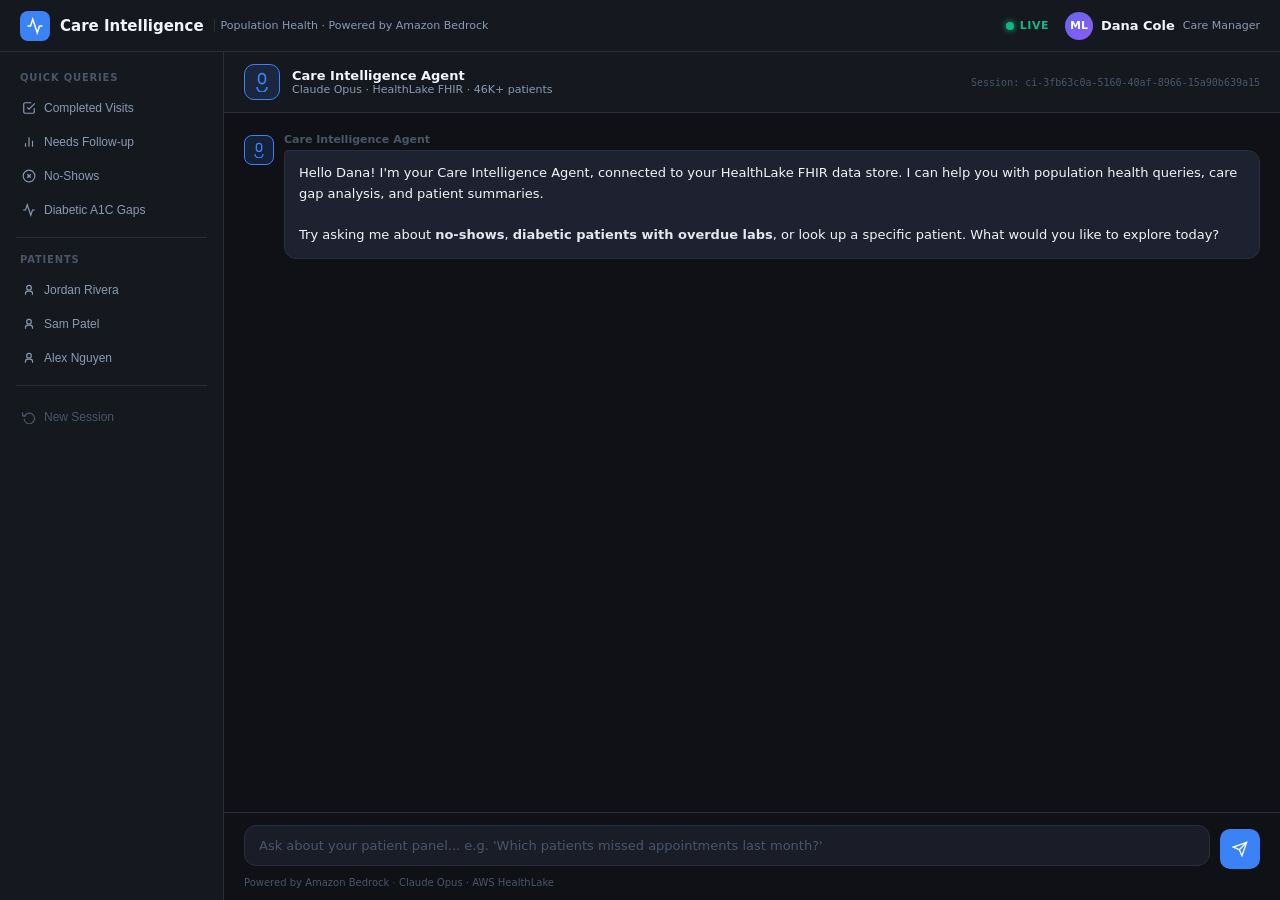
<file: care-intelligence/index.html>
<!-- Copyright Amazon.com, Inc. or its affiliates. All Rights Reserved. -->
<!-- SPDX-License-Identifier: MIT-0 -->
<!DOCTYPE html>
<html lang="en">
<head>
    <meta charset="UTF-8">
    <meta name="viewport" content="width=device-width, initial-scale=1.0">
    <title>Care Intelligence Workspace</title>
    <link rel="stylesheet" href="css/main.css">
</head>
<body>

<!-- ══════════════════════════════════════════════════════════════
     TOP BAR
══════════════════════════════════════════════════════════════ -->
<div class="top-bar">
    <div class="top-bar-left">
        <div class="logo-mark">
            <svg width="18" height="18" viewBox="0 0 24 24" fill="none" stroke="currentColor" stroke-width="2">
                <path d="M22 12h-4l-3 9L9 3l-3 9H2"/>
            </svg>
        </div>
        <span class="app-name">Care Intelligence</span>
        <span class="app-subtitle">Population Health · Powered by Amazon Bedrock</span>
    </div>
    <div class="top-bar-right">
        <div class="status-dot-wrap">
            <div class="status-dot"></div>
            <span class="status-label">Live</span>
        </div>
        <div class="user-chip">
            <div class="user-avatar">ML</div>
            <span class="user-name">Dana Cole</span>
            <span class="user-role">Care Manager</span>
        </div>
    </div>
</div>

<!-- ══════════════════════════════════════════════════════════════
     MAIN LAYOUT
══════════════════════════════════════════════════════════════ -->
<div class="main-layout">

    <!-- ── LEFT RAIL: QUICK ACTIONS ───────────────────────────── -->
    <div class="left-rail">
        <div class="rail-section-label">Quick Queries</div>
        <button class="rail-btn" onclick="sendQuickQuery('Show me patients who completed appointments recently')">
            <svg viewBox="0 0 24 24" fill="none" stroke="currentColor" stroke-width="2"><path d="M9 11l3 3L22 4"/><path d="M21 12v7a2 2 0 01-2 2H5a2 2 0 01-2-2V5a2 2 0 012-2h11"/></svg>
            Completed Visits
        </button>
        <button class="rail-btn" onclick="sendQuickQuery('Which patients need follow-up care?')">
            <svg viewBox="0 0 24 24" fill="none" stroke="currentColor" stroke-width="2"><path d="M18 20V10"/><path d="M12 20V4"/><path d="M6 20v-6"/></svg>
            Needs Follow-up
        </button>
        <button class="rail-btn" onclick="sendQuickQuery('List patients who missed appointments')">
            <svg viewBox="0 0 24 24" fill="none" stroke="currentColor" stroke-width="2"><circle cx="12" cy="12" r="10"/><line x1="15" y1="9" x2="9" y2="15"/><line x1="9" y1="9" x2="15" y2="15"/></svg>
            No-Shows
        </button>
        <button class="rail-btn" onclick="sendQuickQuery('Show me diabetic patients with overdue A1C tests')">
            <svg viewBox="0 0 24 24" fill="none" stroke="currentColor" stroke-width="2"><path d="M22 12h-4l-3 9L9 3l-3 9H2"/></svg>
            Diabetic A1C Gaps
        </button>

        <div class="rail-divider"></div>
        <div class="rail-section-label">Patients</div>
        <button class="rail-btn" onclick="sendQuickQuery('Give me a summary for Jordan Rivera')">
            <svg viewBox="0 0 24 24" fill="none" stroke="currentColor" stroke-width="2"><circle cx="12" cy="8" r="4"/><path d="M6 20v-2a4 4 0 014-4h4a4 4 0 014 4v2"/></svg>
            Jordan Rivera
        </button>
        <button class="rail-btn" onclick="sendQuickQuery('Give me a summary for Sam Patel')">
            <svg viewBox="0 0 24 24" fill="none" stroke="currentColor" stroke-width="2"><circle cx="12" cy="8" r="4"/><path d="M6 20v-2a4 4 0 014-4h4a4 4 0 014 4v2"/></svg>
            Sam Patel
        </button>
        <button class="rail-btn" onclick="sendQuickQuery('Give me a summary for Alex Nguyen')">
            <svg viewBox="0 0 24 24" fill="none" stroke="currentColor" stroke-width="2"><circle cx="12" cy="8" r="4"/><path d="M6 20v-2a4 4 0 014-4h4a4 4 0 014 4v2"/></svg>
            Alex Nguyen
        </button>

        <div class="rail-divider"></div>
        <button class="rail-btn rail-btn-clear" onclick="clearChat()">
            <svg viewBox="0 0 24 24" fill="none" stroke="currentColor" stroke-width="2"><polyline points="1 4 1 10 7 10"/><path d="M3.51 15a9 9 0 1 0 .49-3.51"/></svg>
            New Session
        </button>
    </div>

    <!-- ── MAIN PANEL: CHAT ────────────────────────────────────── -->
    <div class="chat-panel">

        <!-- Chat header -->
        <div class="chat-header">
            <div class="agent-identity">
                <div class="agent-icon">
                    <svg width="20" height="20" viewBox="0 0 24 24" fill="none" stroke="currentColor" stroke-width="2">
                        <path d="M12 2a4 4 0 014 4v4a4 4 0 01-4 4 4 4 0 01-4-4V6a4 4 0 014-4z"/>
                        <path d="M6 18a6 6 0 0012 0"/>
                    </svg>
                </div>
                <div>
                    <div class="agent-name">Care Intelligence Agent</div>
                    <div class="agent-desc">Claude Opus · HealthLake FHIR · 46K+ patients</div>
                </div>
            </div>
            <div class="session-id" id="sessionIdDisplay"></div>
        </div>

        <!-- Messages -->
        <div class="messages-area" id="messagesArea">
            <!-- Welcome message -->
            <div class="msg msg-agent">
                <div class="msg-avatar">
                    <svg width="16" height="16" viewBox="0 0 24 24" fill="none" stroke="currentColor" stroke-width="2">
                        <path d="M12 2a4 4 0 014 4v4a4 4 0 01-4 4 4 4 0 01-4-4V6a4 4 0 014-4z"/>
                        <path d="M6 18a6 6 0 0012 0"/>
                    </svg>
                </div>
                <div class="msg-bubble">
                    <div class="msg-sender">Care Intelligence Agent</div>
                    <div class="msg-text">
                        Hello Dana! I'm your Care Intelligence Agent, connected to your HealthLake FHIR data store. I can help you with population health queries, care gap analysis, and patient summaries.<br><br>
                        Try asking me about <strong>no-shows</strong>, <strong>diabetic patients with overdue labs</strong>, or look up a specific patient. What would you like to explore today?
                    </div>
                </div>
            </div>
        </div>

        <!-- Typing indicator -->
        <div class="typing-indicator" id="typingIndicator" style="display:none;">
            <div class="typing-avatar">
                <svg width="14" height="14" viewBox="0 0 24 24" fill="none" stroke="currentColor" stroke-width="2">
                    <path d="M12 2a4 4 0 014 4v4a4 4 0 01-4 4 4 4 0 01-4-4V6a4 4 0 014-4z"/>
                    <path d="M6 18a6 6 0 0012 0"/>
                </svg>
            </div>
            <div class="typing-dots">
                <span></span><span></span><span></span>
            </div>
            <div class="typing-label" id="typingLabel">Querying HealthLake...</div>
        </div>

        <!-- Input row -->
        <div class="input-row">
            <div class="input-wrap">
                <textarea
                    id="chatInput"
                    class="chat-input"
                    placeholder="Ask about your patient panel... e.g. 'Which patients missed appointments last month?'"
                    rows="1"
                    onkeydown="handleKeydown(event)"
                    oninput="autoResize(this)"></textarea>
            </div>
            <button class="send-btn" id="sendBtn" onclick="sendMessage()">
                <svg viewBox="0 0 24 24" fill="none" stroke="currentColor" stroke-width="2">
                    <line x1="22" y1="2" x2="11" y2="13"/>
                    <polygon points="22 2 15 22 11 13 2 9 22 2"/>
                </svg>
            </button>
        </div>
        <div class="input-footer">
            <span>Powered by Amazon Bedrock · Claude Opus · AWS HealthLake</span>
            <span id="tokenCount"></span>
        </div>
    </div>

</div>

<script src="js/config.js"></script>
<script src="js/app.js"></script>
</body>
</html>
</file>
<file: care-intelligence/css/main.css>
/* Care Intelligence Workspace — Act 2 */
:root {
    --bg: #0f1117;
    --bg-panel: #16181f;
    --bg-card: #1e2130;
    --bg-input: #1a1d27;
    --border: #2a2d3a;
    --accent: #3b82f6;
    --accent-glow: rgba(59,130,246,0.15);
    --green: #10b981;
    --green-glow: rgba(16,185,129,0.12);
    --orange: #f59e0b;
    --text-primary: #f1f5f9;
    --text-secondary: #8b9ab0;
    --text-muted: #4b5568;
    --user-bubble: #1e3a5f;
    --agent-bubble: #1e2130;
    --rail-w: 224px;
    --topbar-h: 52px;
    --radius: 12px;
}

* { box-sizing: border-box; margin: 0; padding: 0; }

body {
    font-family: -apple-system, BlinkMacSystemFont, "Segoe UI", system-ui, sans-serif;
    background: var(--bg);
    color: var(--text-primary);
    height: 100vh;
    display: flex;
    flex-direction: column;
    overflow: hidden;
    font-size: 13px;
}

/* ── TOP BAR ──────────────────────────────────────────────── */
.top-bar {
    height: var(--topbar-h);
    background: var(--bg-panel);
    border-bottom: 1px solid var(--border);
    display: flex;
    align-items: center;
    justify-content: space-between;
    padding: 0 20px;
    flex-shrink: 0;
    z-index: 100;
}
.top-bar-left { display: flex; align-items: center; gap: 10px; }
.logo-mark {
    width: 30px; height: 30px;
    background: var(--accent);
    border-radius: 8px;
    display: flex; align-items: center; justify-content: center;
    color: white;
    flex-shrink: 0;
}
.app-name { font-weight: 700; font-size: 15px; color: var(--text-primary); }
.app-subtitle { font-size: 11px; color: var(--text-secondary); padding-left: 6px; border-left: 1px solid var(--border); }
.top-bar-right { display: flex; align-items: center; gap: 16px; }

.status-dot-wrap { display: flex; align-items: center; gap: 6px; }
.status-dot {
    width: 8px; height: 8px; border-radius: 50%;
    background: var(--green);
    box-shadow: 0 0 6px var(--green);
    animation: pulse 2s infinite;
}
@keyframes pulse { 0%,100%{opacity:1} 50%{opacity:.5} }
.status-label { font-size: 11px; color: var(--green); font-weight: 600; text-transform: uppercase; letter-spacing: .5px; }

.user-chip { display: flex; align-items: center; gap: 8px; }
.user-avatar {
    width: 28px; height: 28px; border-radius: 50%;
    background: linear-gradient(135deg, #6366f1, #8b5cf6);
    display: flex; align-items: center; justify-content: center;
    font-size: 11px; font-weight: 700; color: white;
}
.user-name { font-size: 13px; font-weight: 600; }
.user-role { font-size: 11px; color: var(--text-secondary); }

/* ── MAIN LAYOUT ──────────────────────────────────────────── */
.main-layout {
    display: flex;
    flex: 1;
    overflow: hidden;
}

/* ── LEFT RAIL ────────────────────────────────────────────── */
.left-rail {
    width: var(--rail-w);
    background: var(--bg-panel);
    border-right: 1px solid var(--border);
    padding: 16px 12px;
    display: flex;
    flex-direction: column;
    gap: 4px;
    overflow-y: auto;
    flex-shrink: 0;
}
.rail-section-label {
    font-size: 10px;
    font-weight: 700;
    text-transform: uppercase;
    letter-spacing: .8px;
    color: var(--text-muted);
    padding: 4px 8px 6px;
}
.rail-btn {
    display: flex;
    align-items: center;
    gap: 8px;
    padding: 8px 10px;
    border-radius: 8px;
    border: none;
    background: transparent;
    color: var(--text-secondary);
    font-size: 12px;
    cursor: pointer;
    text-align: left;
    transition: all .15s;
    width: 100%;
}
.rail-btn svg { width: 14px; height: 14px; flex-shrink: 0; }
.rail-btn:hover {
    background: var(--bg-card);
    color: var(--text-primary);
}
.rail-btn:active { transform: scale(.98); }
.rail-btn-clear { color: var(--text-muted); margin-top: 4px; }
.rail-btn-clear:hover { color: var(--orange); background: rgba(245,158,11,.08); }
.rail-divider { height: 1px; background: var(--border); margin: 8px 4px; }

/* ── CHAT PANEL ───────────────────────────────────────────── */
.chat-panel {
    flex: 1;
    display: flex;
    flex-direction: column;
    overflow: hidden;
    background: var(--bg);
}

.chat-header {
    padding: 12px 20px;
    border-bottom: 1px solid var(--border);
    display: flex;
    align-items: center;
    justify-content: space-between;
    background: var(--bg-panel);
    flex-shrink: 0;
}
.agent-identity { display: flex; align-items: center; gap: 12px; }
.agent-icon {
    width: 36px; height: 36px;
    border-radius: 10px;
    background: var(--accent-glow);
    border: 1px solid var(--accent);
    display: flex; align-items: center; justify-content: center;
    color: var(--accent);
}
.agent-name { font-size: 13px; font-weight: 600; }
.agent-desc { font-size: 11px; color: var(--text-secondary); }
.session-id { font-size: 10px; color: var(--text-muted); font-family: monospace; }

/* ── MESSAGES ─────────────────────────────────────────────── */
.messages-area {
    flex: 1;
    overflow-y: auto;
    padding: 20px 20px 12px;
    display: flex;
    flex-direction: column;
    gap: 16px;
    scroll-behavior: smooth;
}
.messages-area::-webkit-scrollbar { width: 4px; }
.messages-area::-webkit-scrollbar-track { background: transparent; }
.messages-area::-webkit-scrollbar-thumb { background: var(--border); border-radius: 4px; }

.msg { display: flex; gap: 10px; align-items: flex-start; max-width: 100%; }

.msg-avatar {
    width: 30px; height: 30px;
    border-radius: 8px;
    display: flex; align-items: center; justify-content: center;
    flex-shrink: 0;
    margin-top: 2px;
}
.msg-agent .msg-avatar { background: var(--accent-glow); border: 1px solid var(--accent); color: var(--accent); }
.msg-user .msg-avatar { background: linear-gradient(135deg, #6366f1, #8b5cf6); color: white; }

.msg-user { flex-direction: row-reverse; }
.msg-user .msg-bubble { align-items: flex-end; }

.msg-bubble { display: flex; flex-direction: column; gap: 4px; min-width: 0; flex: 1; }
.msg-user .msg-bubble { flex: unset; max-width: 72%; }

.msg-sender { font-size: 11px; font-weight: 600; color: var(--text-muted); }

.msg-text {
    padding: 12px 14px;
    border-radius: var(--radius);
    line-height: 1.6;
    font-size: 13px;
}
.msg-agent .msg-text {
    background: var(--agent-bubble);
    border: 1px solid var(--border);
    color: var(--text-primary);
    border-radius: 4px var(--radius) var(--radius) var(--radius);
}
.msg-user .msg-text {
    background: var(--user-bubble);
    border: 1px solid rgba(59,130,246,.3);
    color: var(--text-primary);
    border-radius: var(--radius) 4px var(--radius) var(--radius);
}

/* Markdown-like formatting in agent messages */
.msg-text strong { color: #e2e8f0; font-weight: 600; }
.msg-text em { color: var(--text-secondary); }
.msg-text code {
    font-family: monospace;
    background: rgba(255,255,255,.06);
    padding: 1px 5px;
    border-radius: 4px;
    font-size: 12px;
}

/* Tables rendered inside messages */
.msg-text table {
    width: 100%;
    border-collapse: collapse;
    margin-top: 10px;
    font-size: 12px;
}
.msg-text th {
    background: rgba(59,130,246,.15);
    padding: 6px 10px;
    text-align: left;
    font-weight: 600;
    color: var(--accent);
    border-bottom: 1px solid var(--border);
    white-space: nowrap;
}
.msg-text td {
    padding: 6px 10px;
    border-bottom: 1px solid rgba(42,45,58,.8);
    color: var(--text-secondary);
}
.msg-text tr:last-child td { border-bottom: none; }
.msg-text tr:hover td { background: rgba(255,255,255,.03); color: var(--text-primary); }

/* Lambda trace chip */
.trace-chip {
    display: inline-flex;
    align-items: center;
    gap: 5px;
    font-size: 10px;
    font-weight: 600;
    color: var(--green);
    background: var(--green-glow);
    border: 1px solid rgba(16,185,129,.25);
    border-radius: 20px;
    padding: 2px 8px;
    margin-bottom: 6px;
    font-family: monospace;
}
.trace-chip svg { width: 10px; height: 10px; }

/* Error state */
.msg-error .msg-text {
    background: rgba(239,68,68,.08);
    border-color: rgba(239,68,68,.25);
    color: #fca5a5;
}

/* ── TYPING INDICATOR ─────────────────────────────────────── */
.typing-indicator {
    display: flex;
    align-items: center;
    gap: 10px;
    padding: 8px 20px;
    flex-shrink: 0;
}
.typing-avatar {
    width: 30px; height: 30px;
    border-radius: 8px;
    background: var(--accent-glow);
    border: 1px solid var(--accent);
    display: flex; align-items: center; justify-content: center;
    color: var(--accent);
    flex-shrink: 0;
}
.typing-dots { display: flex; gap: 4px; align-items: center; }
.typing-dots span {
    width: 6px; height: 6px;
    border-radius: 50%;
    background: var(--text-muted);
    animation: bounce .9s infinite;
}
.typing-dots span:nth-child(2) { animation-delay: .15s; }
.typing-dots span:nth-child(3) { animation-delay: .3s; }
@keyframes bounce { 0%,60%,100%{transform:translateY(0)} 30%{transform:translateY(-5px)} }
.typing-label { font-size: 11px; color: var(--text-muted); font-style: italic; }

/* ── INPUT ROW ────────────────────────────────────────────── */
.input-row {
    padding: 12px 20px 8px;
    display: flex;
    gap: 10px;
    align-items: flex-end;
    flex-shrink: 0;
    border-top: 1px solid var(--border);
}
.input-wrap { flex: 1; }
.chat-input {
    width: 100%;
    background: var(--bg-input);
    border: 1px solid var(--border);
    border-radius: var(--radius);
    color: var(--text-primary);
    font-size: 13px;
    padding: 10px 14px;
    resize: none;
    outline: none;
    font-family: inherit;
    line-height: 1.5;
    max-height: 120px;
    transition: border-color .2s;
}
.chat-input:focus { border-color: var(--accent); }
.chat-input::placeholder { color: var(--text-muted); }

.send-btn {
    width: 40px; height: 40px;
    border-radius: 10px;
    background: var(--accent);
    border: none;
    color: white;
    display: flex; align-items: center; justify-content: center;
    cursor: pointer;
    flex-shrink: 0;
    transition: all .15s;
}
.send-btn:hover { background: #2563eb; transform: scale(1.05); }
.send-btn:disabled { background: var(--bg-card); color: var(--text-muted); cursor: not-allowed; transform: none; }
.send-btn svg { width: 16px; height: 16px; }

.input-footer {
    display: flex;
    justify-content: space-between;
    padding: 0 20px 12px;
    font-size: 10px;
    color: var(--text-muted);
}
</file>
